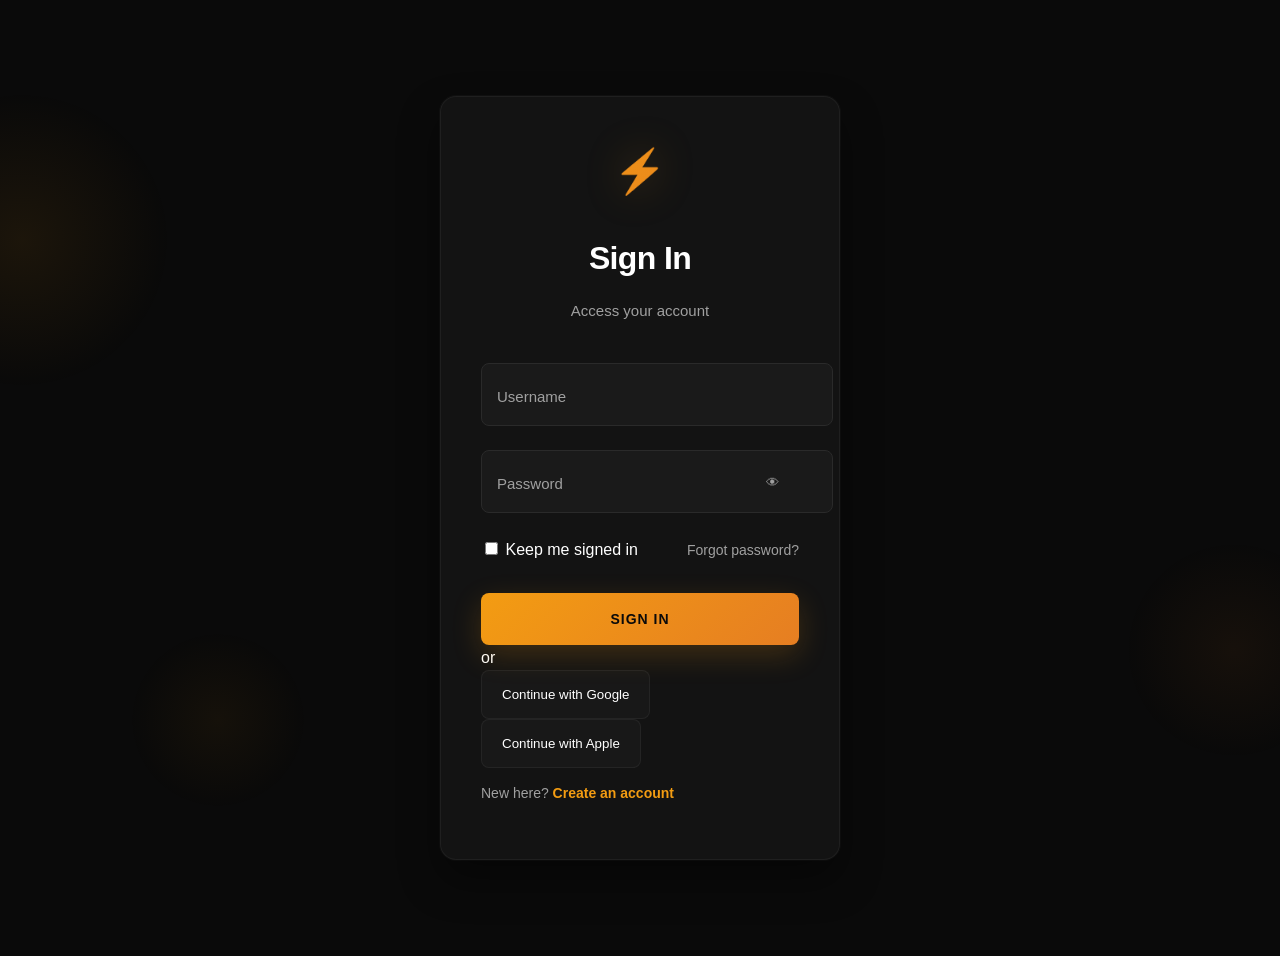
<file: login/index.html>
<!DOCTYPE html>
<html lang="en">
<head>
    <meta charset="UTF-8" />
    <meta name="viewport" content="width=device-width, initial-scale=1.0" />

    <title>Shifa Cantik</title>

    <link rel="stylesheet" href="style.css" />

    <style>
        .alert-box{
            display:none;
            margin-bottom:15px;
            padding:12px;
            border-radius:10px;
            background:#ff4d4d;
            color:white;
            text-align:center;
            font-size:14px;
        }
    </style>
</head>

<body>

<div class="login-container">

    <div class="login-card">

        <div class="login-header">
            <div class="logo-icon">⚡</div>
            <h2>Sign In</h2>
            <p>Access your account</p>
        </div>

        <form class="login-form" id="loginForm">

            <!-- ALERT -->
            <div id="alertBox" class="alert-box"></div>

            <!-- USERNAME -->
            <div class="form-group">
                <div class="input-wrapper">

                    <input
                        type="text"
                        id="username"
                        name="username"
                        required
                    />

                    <label for="username">Username</label>

                    <span class="input-line"></span>

                </div>
            </div>

            <!-- PASSWORD -->
            <div class="form-group">
                <div class="input-wrapper password-wrapper">

                    <input
                        type="password"
                        id="password"
                        name="password"
                        required
                    />

                    <label for="password">Password</label>

                    <button
                        type="button"
                        class="password-toggle"
                        id="passwordToggle"
                    >
                        👁
                    </button>

                    <span class="input-line"></span>

                </div>
            </div>

            <!-- OPTIONS -->
            <div class="form-options">

                <div class="remember-wrapper">
                    <input type="checkbox" id="remember">

                    <label for="remember" class="checkbox-label">
                        Keep me signed in
                    </label>
                </div>

                <a href="#" class="forgot-password">
                    Forgot password?
                </a>

            </div>

            <!-- BUTTON -->
            <button type="submit" class="login-btn btn">
                <span class="btn-text">Sign In</span>
            </button>

        </form>

        <!-- DIVIDER -->
        <div class="divider">
            <span>or</span>
        </div>

        <!-- SOCIAL -->
        <div class="social-login">

            <button type="button" class="social-btn google-btn">
                Continue with Google
            </button>

            <button type="button" class="social-btn apple-btn">
                Continue with Apple
            </button>

        </div>

        <!-- SIGNUP -->
        <div class="signup-link">
            <p>
                New here?
                <a href="../login/register.html">
                    Create an account
                </a>
            </p>
        </div>

    </div>

    <!-- BACKGROUND -->
    <div class="background-effects">
        <div class="glow-orb glow-orb-1"></div>
        <div class="glow-orb glow-orb-2"></div>
        <div class="glow-orb glow-orb-3"></div>
    </div>

</div>

<script src="js/login.js"></script>

</body>
</html>
</file>
<file: login/style.css>
/* ============================= */
/* MATCHING AMBER LUXURY THEME  */
/* ============================= */

:root {
    --primary-dark: #0a0a0a;
    --secondary-dark: #151515;
    --card-dark: #1a1a1a;

    --accent-color: #f39c12;
    --accent-secondary: #e67e22;

    --text-light: #ffffff;
    --text-gray: #a0a0a0;

    --border-color: #2a2a2a;

    --accent-glow: rgba(243, 156, 18, 0.3);
}

/* BODY */
body {
    font-family: 'Inter', -apple-system, BlinkMacSystemFont, 'Segoe UI', Roboto, sans-serif;
    background: var(--primary-dark);
    min-height: 100vh;
    display: flex;
    align-items: center;
    justify-content: center;
    padding: 20px;
    line-height: 1.6;
    overflow: hidden;
    color: var(--text-light);
}

/* LOGIN CONTAINER */
.login-container {
    width: 100%;
    max-width: 400px;
    position: relative;
    z-index: 10;
}

/* LOGIN CARD */
.login-card {
    background: rgba(21, 21, 21, 0.95);
    border: 1px solid rgba(255, 255, 255, 0.05);
    border-radius: 16px;
    padding: 40px;
    backdrop-filter: blur(20px);

    box-shadow:
        0 20px 40px rgba(0, 0, 0, 0.4),
        0 0 0 1px rgba(255, 255, 255, 0.03);

    position: relative;
    transition: all 0.35s ease;
}

.login-card::before {
    content: '';
    position: absolute;
    top: 0;
    left: 0;
    right: 0;
    height: 1px;

    background: linear-gradient(
        90deg,
        transparent,
        var(--accent-color),
        transparent
    );

    opacity: 0;
    transition: opacity 0.3s ease;
}

.login-card:hover::before {
    opacity: 1;
}

.login-card:hover {
    transform: translateY(-3px);

    border-color: rgba(243, 156, 18, 0.2);

    box-shadow:
        0 25px 60px rgba(0, 0, 0, 0.5),
        0 0 40px rgba(243, 156, 18, 0.12);
}

/* HEADER */
.login-header {
    text-align: center;
    margin-bottom: 40px;
}

.logo-icon {
    font-size: 2.7rem;
    margin-bottom: 16px;

    background: linear-gradient(
        135deg,
        var(--accent-color),
        var(--accent-secondary)
    );

    -webkit-background-clip: text;
    -webkit-text-fill-color: transparent;

    filter: drop-shadow(0 0 20px rgba(243, 156, 18, 0.25));

    animation: pulse 2s ease-in-out infinite alternate;
}

.login-header h2 {
    color: var(--text-light);
    font-size: 2rem;
    font-weight: 700;
    margin-bottom: 8px;
    letter-spacing: -0.02em;
}

.login-header p {
    color: var(--text-gray);
    font-size: 15px;
}

/* INPUT GROUP */
.form-group {
    margin-bottom: 24px;
}

.input-wrapper {
    position: relative;
    margin-bottom: 24px;
}

.input-wrapper input {
    width: 100%;

    background: var(--card-dark);

    border: 1px solid var(--border-color);
    border-radius: 8px;

    padding: 22px 16px;

    color: var(--text-light);
    font-size: 15px;

    outline: none;

    transition: all 0.3s ease;
}

.input-wrapper input:focus {
    border-color: var(--accent-color);

    background: rgba(26, 26, 26, 0.9);

    box-shadow:
        0 0 0 3px rgba(243, 156, 18, 0.1),
        0 6px 20px rgba(243, 156, 18, 0.12);
}

/* FLOATING LABEL */
.input-wrapper label {
    position: absolute;

    left: 16px;
    top: 22px;

    color: var(--text-gray);

    font-size: 15px;

    pointer-events: none;

    transition: all 0.3s ease;
    transform-origin: left top;
}

.input-wrapper input:focus + label,
.input-wrapper input:valid + label {
    transform: translateY(-30px) scale(0.85);

    color: var(--accent-color);
    font-weight: 500;
}

/* INPUT LINE */
.input-line {
    position: absolute;
    left: 50%;
    bottom: 0;

    width: 0;
    height: 2px;

    transform: translateX(-50%);

    background: linear-gradient(
        90deg,
        var(--accent-color),
        var(--accent-secondary)
    );

    transition: width 0.3s ease;
}

.input-wrapper input:focus ~ .input-line {
    width: 100%;
}

/* PASSWORD BUTTON */
.password-toggle {
    position: absolute;

    right: 12px;
    top: 50%;

    transform: translateY(-50%);

    background: transparent;
    border: none;

    color: var(--text-gray);

    cursor: pointer;

    padding: 8px;
    border-radius: 6px;

    transition: all 0.3s ease;
}

.password-toggle:hover {
    color: var(--accent-color);

    background: rgba(243, 156, 18, 0.08);
}

/* OPTIONS */
.form-options {
    display: flex;
    justify-content: space-between;
    align-items: center;

    margin-bottom: 30px;

    gap: 12px;
}

/* FORGOT PASSWORD */
.forgot-password {
    color: var(--text-gray);
    text-decoration: none;
    font-size: 14px;

    transition: color 0.3s ease;
}

.forgot-password:hover {
    color: var(--accent-color);
}

/* LOGIN BUTTON */
.login-btn {
    width: 100%;

    background: linear-gradient(
        135deg,
        var(--accent-color),
        var(--accent-secondary)
    );

    color: var(--primary-dark);

    border: none;
    border-radius: 8px;

    padding: 18px 24px;

    font-size: 14px;
    font-weight: 700;

    letter-spacing: 1px;
    text-transform: uppercase;

    cursor: pointer;

    position: relative;
    overflow: hidden;

    transition: all 0.3s ease;

    box-shadow:
        0 10px 30px rgba(243, 156, 18, 0.2);
}

.login-btn:hover {
    transform: translateY(-2px);

    box-shadow:
        0 15px 35px rgba(243, 156, 18, 0.3),
        0 0 30px rgba(243, 156, 18, 0.15);
}

/* BUTTON SHINE */
.btn-glow {
    position: absolute;

    top: 0;
    left: -100%;

    width: 100%;
    height: 100%;

    background: linear-gradient(
        90deg,
        transparent,
        rgba(255,255,255,0.25),
        transparent
    );

    transition: left 0.5s ease;
}

.login-btn:hover .btn-glow {
    left: 100%;
}

/* SOCIAL BUTTONS */
.social-btn {
    background: rgba(26, 26, 26, 0.9);

    border: 1px solid rgba(255,255,255,0.05);

    border-radius: 8px;

    padding: 16px 20px;

    color: var(--text-light);

    transition: all 0.3s ease;
}

.social-btn:hover {
    border-color: rgba(243, 156, 18, 0.25);

    transform: translateY(-2px);

    box-shadow:
        0 10px 25px rgba(243, 156, 18, 0.08);
}

/* SOCIAL ICON */
.social-icon {
    width: 20px;
    height: 20px;

    background-size: contain;
    background-repeat: no-repeat;
    background-position: center;

    flex-shrink: 0;
}

/* GOOGLE ICON */
.google-icon {
    background-image: url("data:image/svg+xml,%3csvg xmlns='http://www.w3.org/2000/svg' viewBox='0 0 24 24'%3e%3cpath fill='%23ea4335' d='M22.56 12.25c0-.78-.07-1.53-.2-2.25H12v4.26h5.92c-.26 1.37-1.04 2.53-2.21 3.31v2.77h3.57c2.08-1.92 3.28-4.74 3.28-8.09z'/%3e%3cpath fill='%2334a853' d='M12 23c2.97 0 5.46-.98 7.28-2.66l-3.57-2.77c-.98.66-2.23 1.06-3.71 1.06-2.86 0-5.29-1.93-6.16-4.53H2.18v2.84C3.99 20.53 7.7 23 12 23z'/%3e%3cpath fill='%23fbbc05' d='M5.84 14.09c-.22-.66-.35-1.36-.35-2.09s.13-1.43.35-2.09V7.07H2.18C1.43 8.55 1 10.22 1 12s.43 3.45 1.18 4.93l2.85-2.22.81-.62z'/%3e%3cpath fill='%23ea4335' d='M12 5.38c1.62 0 3.06.56 4.21 1.64l3.15-3.15C17.45 2.09 14.97 1 12 1 7.7 1 3.99 3.47 2.18 7.07l3.66 2.84c.87-2.6 3.3-4.53 6.16-4.53z'/%3e%3c/svg%3e");
}

/* APPLE ICON */
.apple-icon {
    background-image: url("data:image/svg+xml,%3csvg xmlns='http://www.w3.org/2000/svg' viewBox='0 0 24 24' fill='white'%3e%3cpath d='M18.71 19.5c-.83 1.24-1.71 2.45-3.05 2.47-1.34.03-1.77-.79-3.29-.79-1.53 0-2 .77-3.27.82-1.31.05-2.3-1.32-3.14-2.53C4.25 17 2.94 12.45 4.7 9.39c.87-1.52 2.43-2.48 4.12-2.51 1.28-.02 2.5.87 3.29.87.78 0 2.26-1.07 3.81-.91.65.03 2.47.26 3.64 1.98-.09.06-2.17 1.28-2.15 3.81.03 3.02 2.65 4.03 2.68 4.04-.03.07-.42 1.44-1.38 2.83M13 3.5c.73-.83 1.94-1.46 2.94-1.5.13 1.17-.34 2.35-1.04 3.19-.69.85-1.83 1.51-2.95 1.42-.15-1.15.41-2.35 1.05-3.11z'/%3e%3c/svg%3e");
}

/* SIGNUP */
.signup-link p {
    color: var(--text-gray);
    font-size: 14px;
}

.signup-link a {
    color: var(--accent-color);

    text-decoration: none;
    font-weight: 600;

    transition: all 0.3s ease;
}

.signup-link a:hover {
    color: var(--accent-secondary);
}

/* BACKGROUND ORBS */
.background-effects {
    position: fixed;
    inset: 0;
    overflow: hidden;
    pointer-events: none;
}

.glow-orb {
    position: absolute;
    border-radius: 50%;

    animation: float 8s ease-in-out infinite;
}

.glow-orb-1 {
    width: 300px;
    height: 300px;

    top: 10%;
    left: -10%;

    background:
        radial-gradient(
            circle,
            rgba(243, 156, 18, 0.08),
            transparent 70%
        );
}

.glow-orb-2 {
    width: 220px;
    height: 220px;

    right: -5%;
    top: 60%;

    background:
        radial-gradient(
            circle,
            rgba(230, 126, 34, 0.06),
            transparent 70%
        );

    animation-delay: -2s;
}

.glow-orb-3 {
    width: 180px;
    height: 180px;

    left: 10%;
    bottom: 10%;

    background:
        radial-gradient(
            circle,
            rgba(243, 156, 18, 0.05),
            transparent 70%
        );

    animation-delay: -4s;
}

/* ANIMATIONS */
@keyframes pulse {
    from {
        filter: drop-shadow(0 0 15px rgba(243, 156, 18, 0.2));
    }

    to {
        filter: drop-shadow(0 0 28px rgba(243, 156, 18, 0.4));
    }
}

@keyframes float {
    0%,100% {
        transform: translateY(0) translateX(0);
    }

    33% {
        transform: translateY(-20px) translateX(10px);
    }

    66% {
        transform: translateY(10px) translateX(-10px);
    }
}

/* MOBILE */
@media (max-width: 480px) {

    .login-card {
        padding: 26px;
    }

    .login-header h2 {
        font-size: 1.7rem;
    }

    .form-options {
        flex-direction: column;
        align-items: flex-start;
    }
}
</file>
